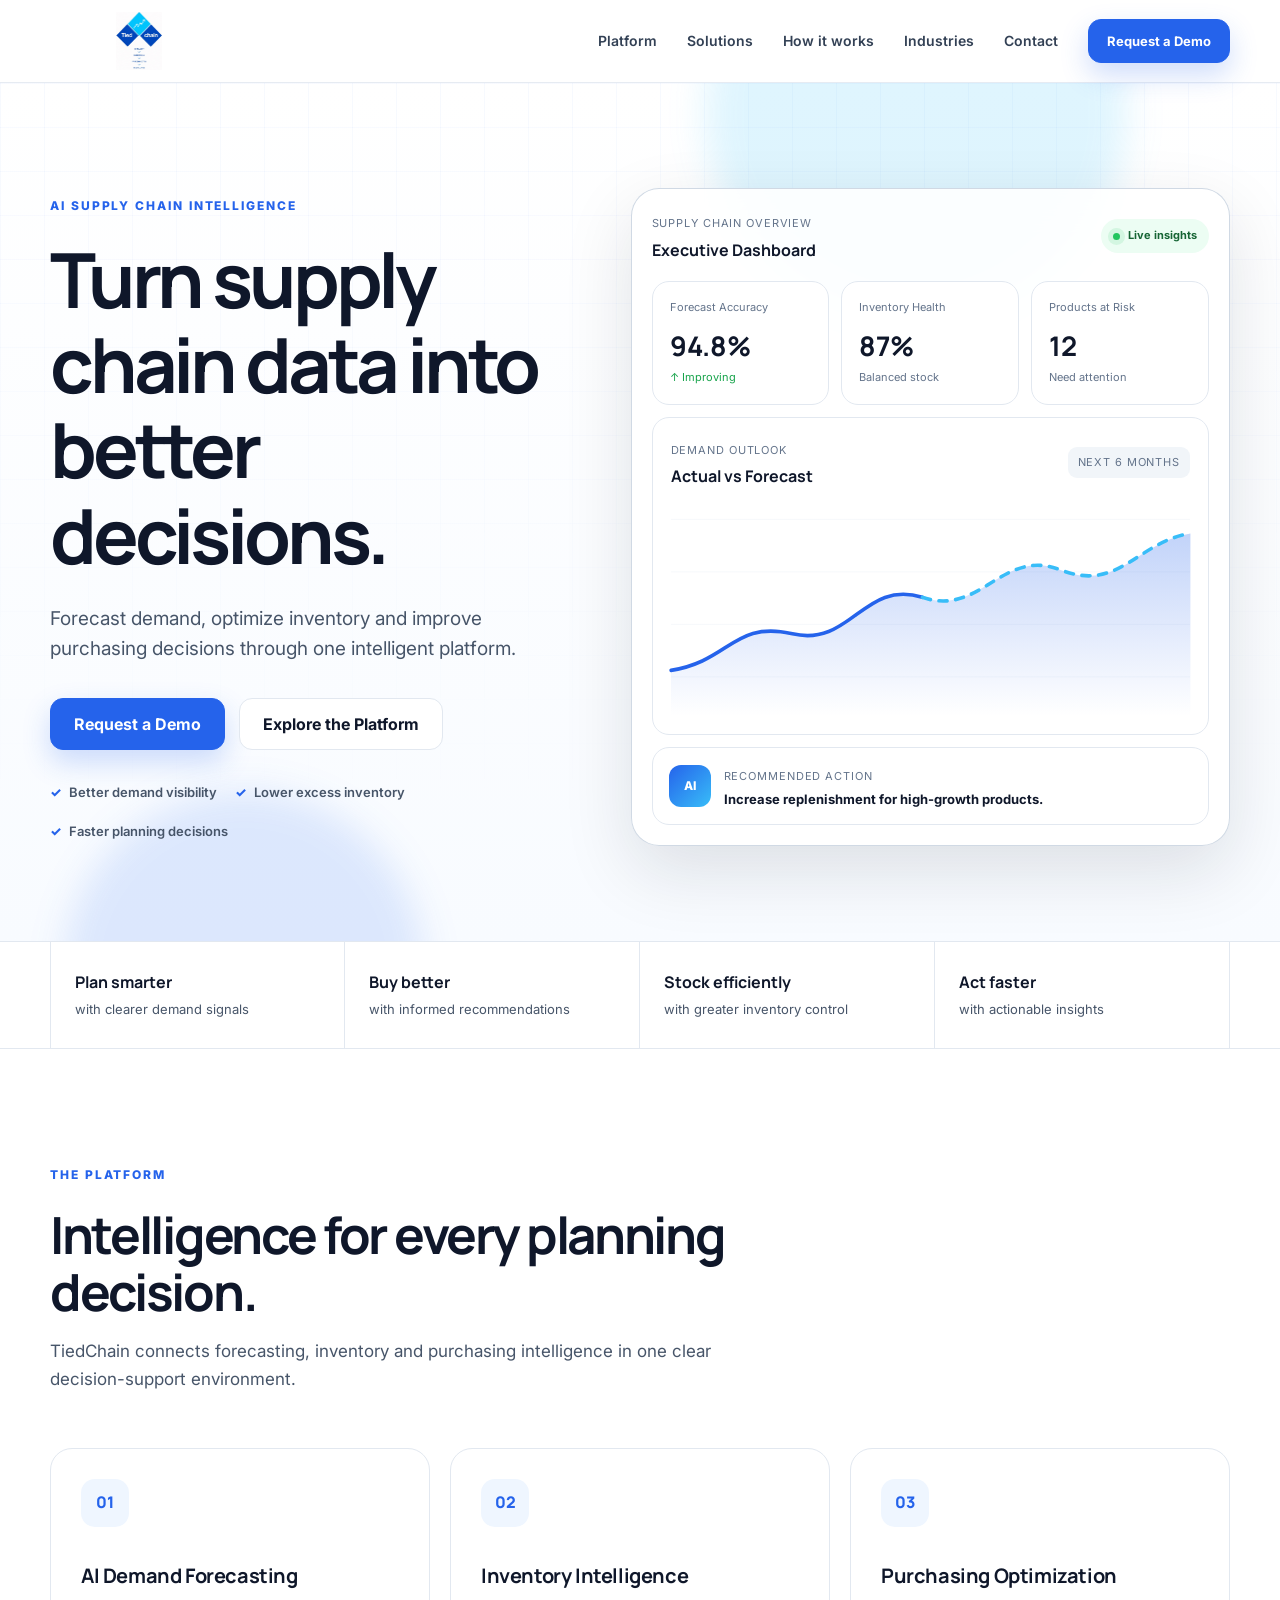
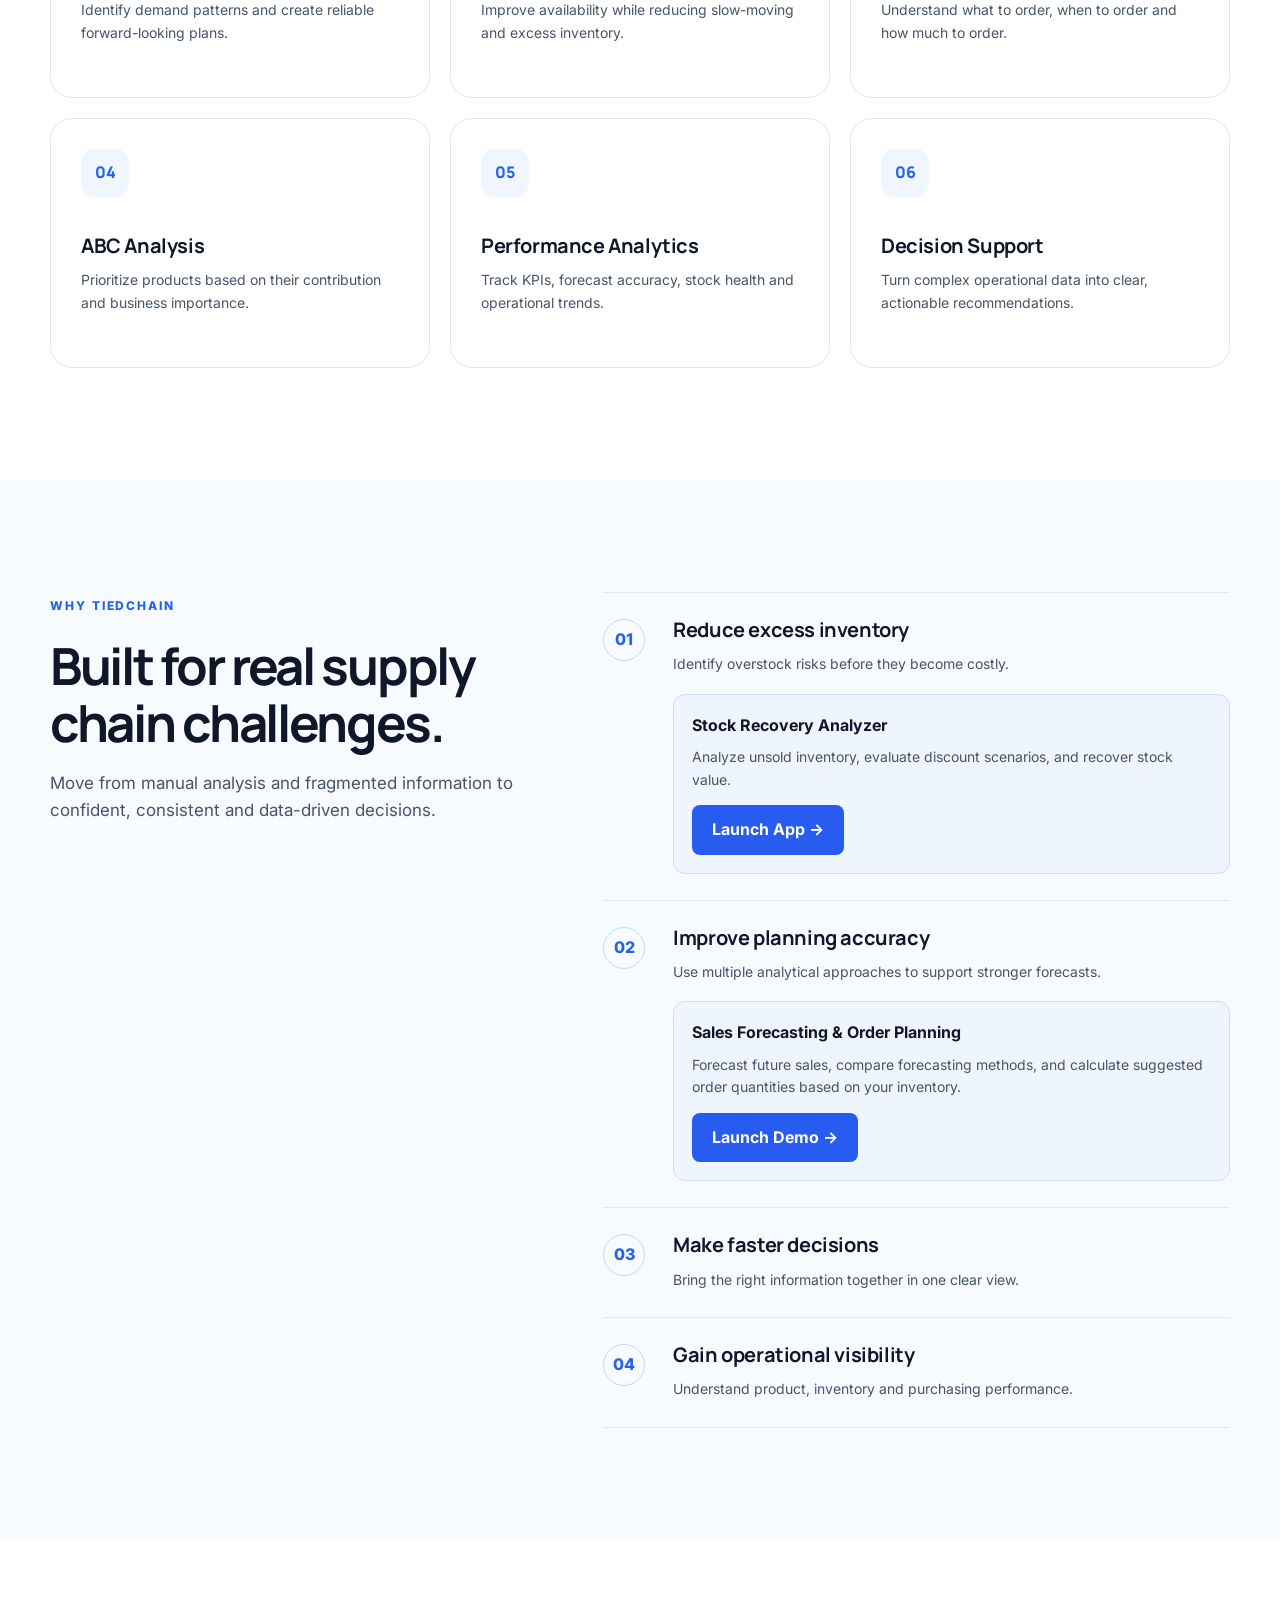
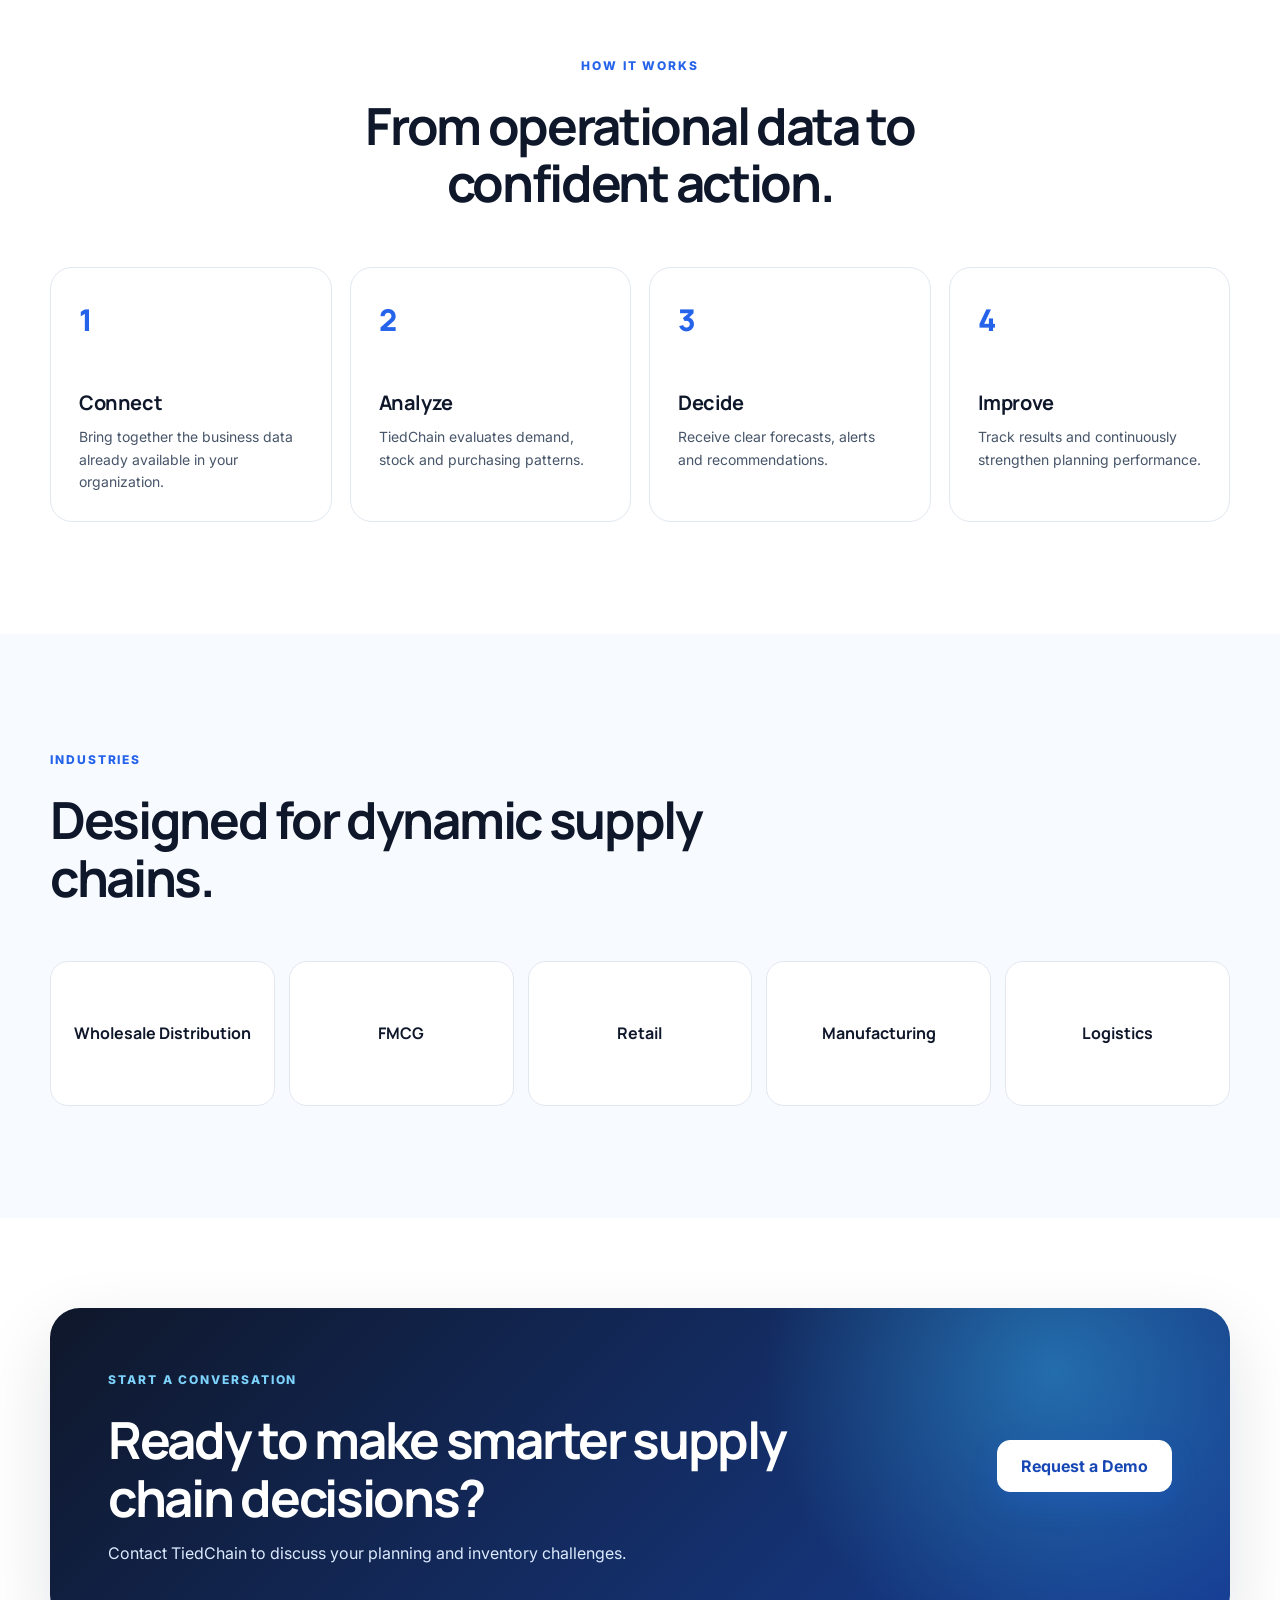
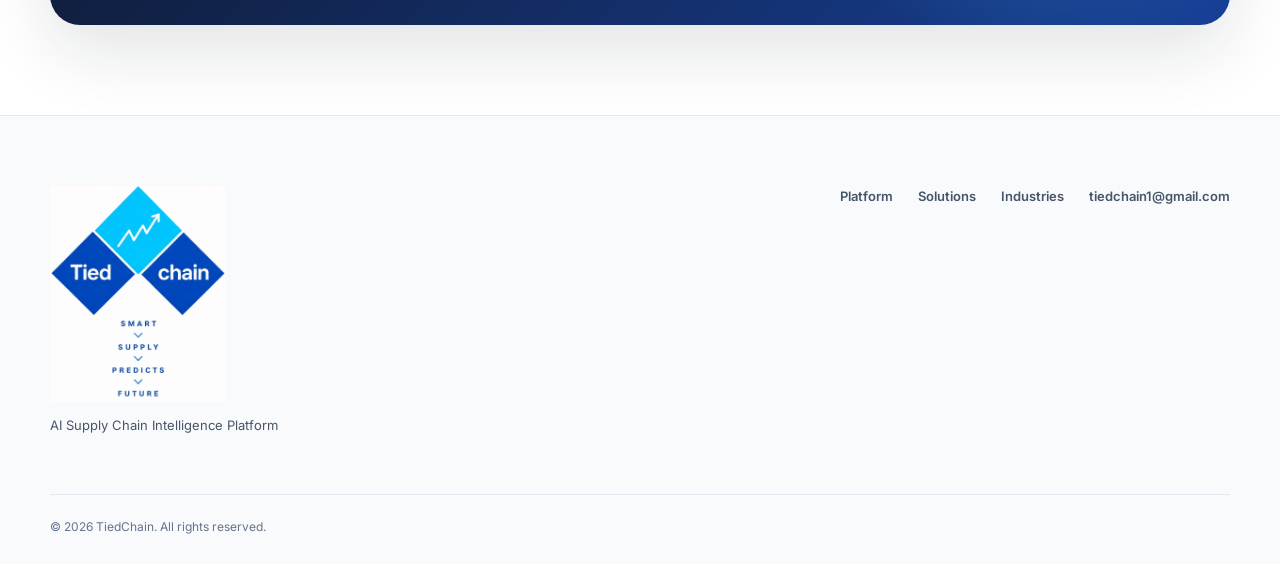
<file: index.html>
<!DOCTYPE html>
<html lang="en">
<head>
  <meta charset="UTF-8" />
  <meta name="viewport" content="width=device-width, initial-scale=1.0" />
  <meta name="description" content="TiedChain is an AI-powered supply chain intelligence platform for demand forecasting, inventory optimization and smarter purchasing decisions." />
  <title>TiedChain | AI Supply Chain Intelligence</title>

  <link rel="preconnect" href="https://fonts.googleapis.com">
  <link rel="preconnect" href="https://fonts.gstatic.com" crossorigin>
  <link href="https://fonts.googleapis.com/css2?family=Inter:wght@400;500;600;700&family=Manrope:wght@600;700;800&display=swap" rel="stylesheet">

  <link rel="stylesheet" href="style.css" />
</head>
<body>
  <header class="site-header">
    <div class="container nav">
      <a class="brand" href="#home" aria-label="TiedChain home">
        <img src="tiedchain-logo.jpg" alt="TiedChain logo" />
      </a>

      <button class="menu-button" aria-label="Open menu" aria-expanded="false">
        <span></span><span></span><span></span>
      </button>

      <nav class="nav-links">
        <a href="#platform">Platform</a>
        <a href="#solutions">Solutions</a>
        <a href="#how-it-works">How it works</a>
        <a href="#industries">Industries</a>
        <a href="#contact">Contact</a>
        <a class="button button-small" href="mailto:tiedchain1@gmail.com?subject=TiedChain%20Demo%20Request">
          Request a Demo
        </a>
      </nav>
    </div>
  </header>

  <main>
    <section class="hero" id="home">
      <div class="hero-glow hero-glow-one"></div>
      <div class="hero-glow hero-glow-two"></div>

      <div class="container hero-grid">
        <div class="hero-copy reveal">
          <div class="eyebrow">AI SUPPLY CHAIN INTELLIGENCE</div>
          <h1>Turn supply chain data into better decisions.</h1>
          <p class="hero-text">
            Forecast demand, optimize inventory and improve purchasing decisions
            through one intelligent platform.
          </p>

          <div class="hero-actions">
            <a class="button" href="mailto:tiedchain1@gmail.com?subject=TiedChain%20Demo%20Request">
              Request a Demo
            </a>
            <a class="button button-secondary" href="#platform">Explore the Platform</a>
          </div>

          <div class="hero-benefits">
            <span>Better demand visibility</span>
            <span>Lower excess inventory</span>
            <span>Faster planning decisions</span>
          </div>
        </div>

        <div class="dashboard-shell reveal">
          <div class="dashboard-topbar">
            <div>
              <span class="dashboard-label">Supply Chain Overview</span>
              <strong>Executive Dashboard</strong>
            </div>
            <span class="status"><i></i> Live insights</span>
          </div>

          <div class="kpi-grid">
            <article class="kpi-card">
              <span>Forecast Accuracy</span>
              <strong>94.8%</strong>
              <small class="positive">↑ Improving</small>
            </article>
            <article class="kpi-card">
              <span>Inventory Health</span>
              <strong>87%</strong>
              <small>Balanced stock</small>
            </article>
            <article class="kpi-card">
              <span>Products at Risk</span>
              <strong>12</strong>
              <small>Need attention</small>
            </article>
          </div>

          <div class="chart-card">
            <div class="chart-heading">
              <div>
                <span>Demand outlook</span>
                <strong>Actual vs Forecast</strong>
              </div>
              <span class="chart-period">Next 6 months</span>
            </div>

            <div class="chart">
              <div class="chart-lines"></div>
              <svg viewBox="0 0 620 230" preserveAspectRatio="none" aria-label="Demand forecast chart">
                <defs>
                  <linearGradient id="areaGradient" x1="0" x2="0" y1="0" y2="1">
                    <stop offset="0%" stop-color="#2563eb" stop-opacity=".28"/>
                    <stop offset="100%" stop-color="#2563eb" stop-opacity="0"/>
                  </linearGradient>
                </defs>
                <path class="area" d="M0,180 C70,170 75,125 145,140 C215,155 230,80 300,100 C370,122 395,45 465,70 C535,95 555,40 620,30 L620,230 L0,230 Z"/>
                <path class="actual-line" d="M0,180 C70,170 75,125 145,140 C215,155 230,80 300,100"/>
                <path class="forecast-line" d="M300,100 C370,122 395,45 465,70 C535,95 555,40 620,30"/>
              </svg>
            </div>
          </div>

          <div class="insight-card">
            <div class="insight-icon">AI</div>
            <div>
              <span>Recommended action</span>
              <strong>Increase replenishment for high-growth products.</strong>
            </div>
          </div>
        </div>
      </div>
    </section>

    <section class="outcomes">
      <div class="container outcomes-grid">
        <div><strong>Plan smarter</strong><span>with clearer demand signals</span></div>
        <div><strong>Buy better</strong><span>with informed recommendations</span></div>
        <div><strong>Stock efficiently</strong><span>with greater inventory control</span></div>
        <div><strong>Act faster</strong><span>with actionable insights</span></div>
      </div>
    </section>

    <section class="section" id="platform">
      <div class="container">
        <div class="section-heading reveal">
          <div class="eyebrow">THE PLATFORM</div>
          <h2>Intelligence for every planning decision.</h2>
          <p>
            TiedChain connects forecasting, inventory and purchasing intelligence
            in one clear decision-support environment.
          </p>
        </div>

        <div class="feature-grid">
          <article class="feature-card reveal">
            <div class="feature-icon">01</div>
            <h3>AI Demand Forecasting</h3>
            <p>Identify demand patterns and create reliable forward-looking plans.</p>
          </article>

          <article class="feature-card reveal">
            <div class="feature-icon">02</div>
            <h3>Inventory Intelligence</h3>
            <p>Improve availability while reducing slow-moving and excess inventory.</p>
          </article>

          <article class="feature-card reveal">
            <div class="feature-icon">03</div>
            <h3>Purchasing Optimization</h3>
            <p>Understand what to order, when to order and how much to order.</p>
          </article>

          <article class="feature-card reveal">
            <div class="feature-icon">04</div>
            <h3>ABC Analysis</h3>
            <p>Prioritize products based on their contribution and business importance.</p>
          </article>

          <article class="feature-card reveal">
            <div class="feature-icon">05</div>
            <h3>Performance Analytics</h3>
            <p>Track KPIs, forecast accuracy, stock health and operational trends.</p>
          </article>

          <article class="feature-card reveal">
            <div class="feature-icon">06</div>
            <h3>Decision Support</h3>
            <p>Turn complex operational data into clear, actionable recommendations.</p>
          </article>
        </div>
      </div>
    </section>

    <section class="section soft-section" id="solutions">
      <div class="container split-section">
        <div class="section-heading reveal">
          <div class="eyebrow">WHY TIEDCHAIN</div>
          <h2>Built for real supply chain challenges.</h2>
          <p>
            Move from manual analysis and fragmented information to confident,
            consistent and data-driven decisions.
          </p>
        </div>

        <div class="benefit-list reveal">
          <div class="benefit-item">
            <span>01</span>
            <div>
              <h3>Reduce excess inventory</h3>
              <p>Identify overstock risks before they become costly.</p>
              
<div style="margin-top:18px;padding:18px;border:1px solid #cbdcff;border-radius:12px;background:#eef5ff;">
  <h4 style="margin:0 0 8px;">Stock Recovery Analyzer</h4>
  <p style="margin:0 0 14px;">
    Analyze unsold inventory, evaluate discount scenarios,
    and recover stock value.
  </p>
  <a href="/stock-recovery/"
     style="display:inline-block;background:#285cf0;color:white;padding:12px 20px;border-radius:8px;text-decoration:none;font-weight:700;">
    Launch App &rarr;
  </a>
</div>

            </div>
          </div>
          <div class="benefit-item">
            <span>02</span>
            <div>
              <h3>Improve planning accuracy</h3>
              <p>Use multiple analytical approaches to support stronger forecasts.</p>

              <div style="margin-top:18px;padding:18px;border:1px solid #cbdcff;border-radius:12px;background:#eef5ff;">
                <h4 style="margin:0 0 8px;">Sales Forecasting &amp; Order Planning</h4>
                <p style="margin:0 0 14px;">
                  Forecast future sales, compare forecasting methods, and calculate suggested order quantities based on your inventory.
                </p>
                <a href="/forecasting-demo/"
                   style="display:inline-block;background:#285cf0;color:white;padding:12px 20px;border-radius:8px;text-decoration:none;font-weight:700;">
                  Launch Demo &rarr;
                </a>
              </div>
            </div>
          </div>
          <div class="benefit-item">
            <span>03</span>
            <div>
              <h3>Make faster decisions</h3>
              <p>Bring the right information together in one clear view.</p>
            </div>
          </div>
          <div class="benefit-item">
            <span>04</span>
            <div>
              <h3>Gain operational visibility</h3>
              <p>Understand product, inventory and purchasing performance.</p>
            </div>
          </div>
        </div>
      </div>
    </section>

    <section class="section" id="how-it-works">
      <div class="container">
        <div class="section-heading centered reveal">
          <div class="eyebrow">HOW IT WORKS</div>
          <h2>From operational data to confident action.</h2>
        </div>

        <div class="steps">
          <article class="step reveal">
            <span>1</span>
            <h3>Connect</h3>
            <p>Bring together the business data already available in your organization.</p>
          </article>
          <article class="step reveal">
            <span>2</span>
            <h3>Analyze</h3>
            <p>TiedChain evaluates demand, stock and purchasing patterns.</p>
          </article>
          <article class="step reveal">
            <span>3</span>
            <h3>Decide</h3>
            <p>Receive clear forecasts, alerts and recommendations.</p>
          </article>
          <article class="step reveal">
            <span>4</span>
            <h3>Improve</h3>
            <p>Track results and continuously strengthen planning performance.</p>
          </article>
        </div>
      </div>
    </section>

    <section class="section soft-section" id="industries">
      <div class="container">
        <div class="section-heading reveal">
          <div class="eyebrow">INDUSTRIES</div>
          <h2>Designed for dynamic supply chains.</h2>
        </div>

        <div class="industry-grid">
          <div class="industry-card reveal">Wholesale Distribution</div>
          <div class="industry-card reveal">FMCG</div>
          <div class="industry-card reveal">Retail</div>
          <div class="industry-card reveal">Manufacturing</div>
          <div class="industry-card reveal">Logistics</div>
        </div>
      </div>
    </section>

    <section class="cta-section" id="contact">
      <div class="container cta-card reveal">
        <div>
          <div class="eyebrow light">START A CONVERSATION</div>
          <h2>Ready to make smarter supply chain decisions?</h2>
          <p>Contact TiedChain to discuss your planning and inventory challenges.</p>
        </div>
        <a class="button button-light" href="mailto:tiedchain1@gmail.com?subject=TiedChain%20Demo%20Request">
          Request a Demo
        </a>
      </div>
    </section>
  </main>

  <footer>
    <div class="container footer-grid">
      <div class="footer-brand">
        <img src="tiedchain-logo.jpg" alt="TiedChain" />
        <p>AI Supply Chain Intelligence Platform</p>
      </div>

      <div class="footer-links">
        <a href="#platform">Platform</a>
        <a href="#solutions">Solutions</a>
        <a href="#industries">Industries</a>
        <a href="mailto:tiedchain1@gmail.com">tiedchain1@gmail.com</a>
      </div>
    </div>

    <div class="container footer-bottom">
      <span>© <span id="year"></span> TiedChain. All rights reserved.</span>
    </div>
  </footer>

  <script src="script.js"></script>
<!-- Cloudflare Web Analytics --><script type='module' src='https://static.cloudflareinsights.com/beacon.min.js' data-cf-beacon='{"token": "4de5044129a44e63ada4f42fe4266069"}'></script><!-- End Cloudflare Web Analytics -->
</body>
</html>
</file>
<file: style.css>
* {
  box-sizing: border-box;
}

:root {
  --primary: #2563eb;
  --primary-dark: #1747b4;
  --secondary: #38bdf8;
  --ink: #0f172a;
  --text: #475569;
  --line: #e2e8f0;
  --soft: #f7faff;
  --white: #ffffff;
  --radius: 22px;
  --shadow: 0 25px 70px rgba(15, 23, 42, 0.12);
}

html {
  scroll-behavior: smooth;
}

body {
  margin: 0;
  color: var(--ink);
  background: var(--white);
  font-family: "Inter", sans-serif;
  line-height: 1.6;
}

body.menu-open {
  overflow: hidden;
}

img {
  max-width: 100%;
  display: block;
}

a {
  color: inherit;
  text-decoration: none;
}

.container {
  width: min(1180px, calc(100% - 40px));
  margin-inline: auto;
}

.site-header {
  position: sticky;
  top: 0;
  z-index: 1000;
  border-bottom: 1px solid rgba(226, 232, 240, 0.85);
  background: rgba(255, 255, 255, 0.86);
  backdrop-filter: blur(18px);
}

.nav {
  min-height: 82px;
  display: flex;
  align-items: center;
  justify-content: space-between;
}

.brand img {
  width: 178px;
  height: 58px;
  object-fit: contain;
}

.nav-links {
  display: flex;
  align-items: center;
  gap: 30px;
  font-size: 14px;
  font-weight: 600;
}

.nav-links > a:not(.button) {
  color: #334155;
  transition: color 0.2s ease;
}

.nav-links > a:not(.button):hover {
  color: var(--primary);
}

.menu-button {
  display: none;
  width: 44px;
  height: 44px;
  padding: 10px;
  border: 1px solid var(--line);
  border-radius: 12px;
  background: white;
}

.menu-button span {
  display: block;
  height: 2px;
  margin: 5px 0;
  background: var(--ink);
}

.button {
  display: inline-flex;
  align-items: center;
  justify-content: center;
  min-height: 52px;
  padding: 0 23px;
  border: 1px solid var(--primary);
  border-radius: 13px;
  color: white;
  background: var(--primary);
  font-weight: 700;
  box-shadow: 0 12px 28px rgba(37, 99, 235, 0.22);
  transition: transform 0.2s ease, background 0.2s ease, box-shadow 0.2s ease;
}

.button:hover {
  transform: translateY(-2px);
  background: var(--primary-dark);
  box-shadow: 0 16px 32px rgba(37, 99, 235, 0.28);
}

.button-small {
  min-height: 44px;
  padding-inline: 18px;
  font-size: 13px;
}

.button-secondary {
  color: var(--ink);
  background: white;
  border-color: var(--line);
  box-shadow: none;
}

.button-secondary:hover {
  color: var(--primary);
  background: #f8fafc;
}

.hero {
  position: relative;
  min-height: 760px;
  padding: 105px 0 95px;
  overflow: hidden;
  background:
    linear-gradient(180deg, #ffffff 0%, #f8fbff 100%);
}

.hero::before {
  content: "";
  position: absolute;
  inset: 0;
  background-image:
    linear-gradient(rgba(37,99,235,.035) 1px, transparent 1px),
    linear-gradient(90deg, rgba(37,99,235,.035) 1px, transparent 1px);
  background-size: 44px 44px;
  mask-image: linear-gradient(to bottom, black 0%, transparent 86%);
}

.hero-glow {
  position: absolute;
  border-radius: 50%;
  filter: blur(18px);
  pointer-events: none;
}

.hero-glow-one {
  width: 420px;
  height: 420px;
  top: -180px;
  right: 12%;
  background: rgba(56, 189, 248, 0.16);
}

.hero-glow-two {
  width: 360px;
  height: 360px;
  bottom: -210px;
  left: 5%;
  background: rgba(37, 99, 235, 0.13);
}

.hero-grid {
  position: relative;
  z-index: 1;
  display: grid;
  grid-template-columns: 0.92fr 1.08fr;
  gap: 70px;
  align-items: center;
}

.eyebrow {
  display: inline-flex;
  margin-bottom: 22px;
  color: var(--primary);
  font-size: 12px;
  font-weight: 800;
  letter-spacing: 0.16em;
}

h1, h2, h3 {
  margin-top: 0;
  font-family: "Manrope", sans-serif;
  line-height: 1.12;
}

h1 {
  max-width: 650px;
  margin-bottom: 26px;
  font-size: clamp(48px, 6vw, 76px);
  letter-spacing: -0.055em;
}

h2 {
  margin-bottom: 18px;
  font-size: clamp(36px, 4vw, 54px);
  letter-spacing: -0.045em;
}

h3 {
  margin-bottom: 12px;
  font-size: 20px;
  letter-spacing: -0.02em;
}

.hero-text {
  max-width: 600px;
  margin: 0 0 34px;
  color: var(--text);
  font-size: 19px;
}

.hero-actions {
  display: flex;
  flex-wrap: wrap;
  gap: 14px;
}

.hero-benefits {
  display: flex;
  flex-wrap: wrap;
  gap: 18px;
  margin-top: 32px;
  color: #475569;
  font-size: 13px;
  font-weight: 600;
}

.hero-benefits span::before {
  content: "✓";
  margin-right: 8px;
  color: var(--primary);
  font-weight: 800;
}

.dashboard-shell {
  padding: 20px;
  border: 1px solid rgba(203, 213, 225, 0.9);
  border-radius: 28px;
  background: rgba(255, 255, 255, 0.88);
  box-shadow: var(--shadow);
  backdrop-filter: blur(18px);
}

.dashboard-topbar,
.chart-heading,
.insight-card {
  display: flex;
  align-items: center;
  justify-content: space-between;
}

.dashboard-topbar {
  margin-bottom: 18px;
}

.dashboard-topbar strong,
.chart-heading strong {
  display: block;
  margin-top: 3px;
  font-family: "Manrope";
}

.dashboard-label,
.chart-heading span,
.insight-card span {
  color: #64748b;
  font-size: 11px;
  text-transform: uppercase;
  letter-spacing: 0.08em;
}

.status {
  display: flex;
  align-items: center;
  gap: 8px;
  padding: 8px 12px;
  border-radius: 999px;
  color: #166534;
  background: #ecfdf3;
  font-size: 11px;
  font-weight: 700;
}

.status i {
  width: 7px;
  height: 7px;
  border-radius: 50%;
  background: #22c55e;
  box-shadow: 0 0 0 5px rgba(34, 197, 94, 0.12);
}

.kpi-grid {
  display: grid;
  grid-template-columns: repeat(3, 1fr);
  gap: 12px;
}

.kpi-card,
.chart-card,
.insight-card {
  border: 1px solid var(--line);
  border-radius: 17px;
  background: white;
}

.kpi-card {
  padding: 17px;
}

.kpi-card span,
.kpi-card small {
  display: block;
  color: #64748b;
  font-size: 11px;
}

.kpi-card strong {
  display: block;
  margin: 7px 0 2px;
  font-family: "Manrope";
  font-size: 27px;
}

.kpi-card .positive {
  color: #16a34a;
}

.chart-card {
  margin-top: 12px;
  padding: 18px;
}

.chart-period {
  padding: 7px 10px;
  border-radius: 9px;
  background: #f1f5f9;
}

.chart {
  position: relative;
  height: 210px;
  margin-top: 16px;
}

.chart-lines {
  position: absolute;
  inset: 0;
  background-image: linear-gradient(to bottom, transparent 24%, #eef2f7 25%, transparent 26%);
  background-size: 100% 25%;
}

.chart svg {
  position: absolute;
  inset: 0;
  width: 100%;
  height: 100%;
  overflow: visible;
}

.area {
  fill: url(#areaGradient);
}

.actual-line,
.forecast-line {
  fill: none;
  stroke-width: 4;
  stroke-linecap: round;
}

.actual-line {
  stroke: #2563eb;
}

.forecast-line {
  stroke: #38bdf8;
  stroke-dasharray: 10 10;
}

.insight-card {
  justify-content: flex-start;
  gap: 13px;
  margin-top: 12px;
  padding: 14px 16px;
}

.insight-icon {
  display: grid;
  width: 42px;
  height: 42px;
  place-items: center;
  flex: 0 0 auto;
  border-radius: 12px;
  color: white;
  background: linear-gradient(135deg, #2563eb, #38bdf8);
  font-size: 12px;
  font-weight: 800;
}

.insight-card strong {
  display: block;
  margin-top: 2px;
  font-size: 13px;
}

.outcomes {
  border-top: 1px solid var(--line);
  border-bottom: 1px solid var(--line);
  background: white;
}

.outcomes-grid {
  display: grid;
  grid-template-columns: repeat(4, 1fr);
}

.outcomes-grid div {
  padding: 28px 24px;
  border-right: 1px solid var(--line);
}

.outcomes-grid div:first-child {
  border-left: 1px solid var(--line);
}

.outcomes-grid strong,
.outcomes-grid span {
  display: block;
}

.outcomes-grid strong {
  margin-bottom: 3px;
  font-family: "Manrope";
}

.outcomes-grid span {
  color: var(--text);
  font-size: 13px;
}

.section {
  padding: 112px 0;
}

.soft-section {
  background: var(--soft);
}

.section-heading {
  max-width: 730px;
  margin-bottom: 55px;
}

.section-heading.centered {
  margin-right: auto;
  margin-left: auto;
  text-align: center;
}

.section-heading p {
  margin: 0;
  color: var(--text);
  font-size: 17px;
}

.feature-grid {
  display: grid;
  grid-template-columns: repeat(3, 1fr);
  gap: 20px;
}

.feature-card {
  min-height: 250px;
  padding: 30px;
  border: 1px solid var(--line);
  border-radius: var(--radius);
  background: white;
  transition: transform 0.25s ease, box-shadow 0.25s ease, border-color 0.25s ease;
}

.feature-card:hover {
  transform: translateY(-7px);
  border-color: #bfdbfe;
  box-shadow: 0 20px 40px rgba(15, 23, 42, 0.08);
}

.feature-icon {
  display: grid;
  width: 48px;
  height: 48px;
  margin-bottom: 38px;
  place-items: center;
  border-radius: 14px;
  color: var(--primary);
  background: #eff6ff;
  font-family: "Manrope";
  font-weight: 800;
}

.feature-card p,
.benefit-item p,
.step p {
  margin: 0;
  color: var(--text);
  font-size: 14px;
}

.split-section {
  display: grid;
  grid-template-columns: 0.85fr 1.15fr;
  gap: 90px;
  align-items: start;
}

.benefit-list {
  border-top: 1px solid var(--line);
}

.benefit-item {
  display: grid;
  grid-template-columns: 50px 1fr;
  gap: 20px;
  padding: 26px 0;
  border-bottom: 1px solid var(--line);
}

.benefit-item > span {
  display: grid;
  width: 42px;
  height: 42px;
  place-items: center;
  border: 1px solid #bfdbfe;
  border-radius: 50%;
  color: var(--primary);
  font-weight: 800;
}

.steps {
  display: grid;
  grid-template-columns: repeat(4, 1fr);
  gap: 18px;
}

.step {
  position: relative;
  min-height: 230px;
  padding: 28px;
  border: 1px solid var(--line);
  border-radius: var(--radius);
  background: white;
}

.step > span {
  display: inline-block;
  margin-bottom: 48px;
  color: var(--primary);
  font-family: "Manrope";
  font-size: 30px;
  font-weight: 800;
}

.industry-grid {
  display: grid;
  grid-template-columns: repeat(5, 1fr);
  gap: 14px;
}

.industry-card {
  display: grid;
  min-height: 145px;
  padding: 22px;
  place-items: center;
  border: 1px solid var(--line);
  border-radius: 18px;
  background: white;
  text-align: center;
  font-family: "Manrope";
  font-weight: 700;
  transition: transform .2s ease, border-color .2s ease;
}

.industry-card:hover {
  transform: translateY(-5px);
  border-color: #93c5fd;
}

.cta-section {
  padding: 90px 0;
  background: white;
}

.cta-card {
  display: flex;
  align-items: center;
  justify-content: space-between;
  gap: 35px;
  padding: 58px;
  border-radius: 30px;
  color: white;
  background:
    radial-gradient(circle at 85% 20%, rgba(56, 189, 248, .42), transparent 28%),
    linear-gradient(135deg, #0f172a, #173f96);
  box-shadow: var(--shadow);
}

.cta-card h2 {
  max-width: 720px;
  margin-bottom: 15px;
}

.cta-card p {
  margin: 0;
  color: #dbeafe;
}

.eyebrow.light {
  color: #7dd3fc;
}

.button-light {
  flex: 0 0 auto;
  color: var(--primary-dark);
  background: white;
  border-color: white;
}

footer {
  padding: 70px 0 28px;
  border-top: 1px solid var(--line);
  background: #f8fafc;
}

.footer-grid {
  display: flex;
  align-items: flex-start;
  justify-content: space-between;
  gap: 40px;
}

.footer-brand img {
  width: 175px;
}

.footer-brand p {
  color: var(--text);
  font-size: 13px;
}

.footer-links {
  display: flex;
  flex-wrap: wrap;
  gap: 25px;
  color: #475569;
  font-size: 13px;
  font-weight: 600;
}

.footer-bottom {
  margin-top: 45px;
  padding-top: 22px;
  border-top: 1px solid var(--line);
  color: #64748b;
  font-size: 12px;
}

.reveal {
  opacity: 0;
  transform: translateY(25px);
  transition: opacity .7s ease, transform .7s ease;
}

.reveal.visible {
  opacity: 1;
  transform: translateY(0);
}

@media (max-width: 980px) {
  .menu-button {
    display: block;
  }

  .nav-links {
    position: fixed;
    inset: 82px 0 auto 0;
    display: none;
    padding: 25px 20px 35px;
    flex-direction: column;
    align-items: stretch;
    gap: 18px;
    border-bottom: 1px solid var(--line);
    background: white;
  }

  .nav-links.open {
    display: flex;
  }

  .nav-links .button {
    margin-top: 5px;
  }

  .hero {
    padding-top: 75px;
  }

  .hero-grid,
  .split-section {
    grid-template-columns: 1fr;
  }

  .hero-grid {
    gap: 60px;
  }

  .feature-grid {
    grid-template-columns: repeat(2, 1fr);
  }

  .steps {
    grid-template-columns: repeat(2, 1fr);
  }

  .industry-grid {
    grid-template-columns: repeat(3, 1fr);
  }

  .outcomes-grid {
    grid-template-columns: repeat(2, 1fr);
  }
}

@media (max-width: 650px) {
  .container {
    width: min(100% - 28px, 1180px);
  }

  .brand img {
    width: 145px;
  }

  .hero {
    padding: 65px 0 70px;
  }

  h1 {
    font-size: 46px;
  }

  h2 {
    font-size: 35px;
  }

  .hero-actions,
  .hero-actions .button {
    width: 100%;
  }

  .hero-benefits {
    flex-direction: column;
    gap: 8px;
  }

  .dashboard-shell {
    padding: 12px;
    border-radius: 20px;
  }

  .kpi-grid {
    grid-template-columns: 1fr;
  }

  .chart {
    height: 170px;
  }

  .outcomes-grid,
  .feature-grid,
  .steps,
  .industry-grid {
    grid-template-columns: 1fr;
  }

  .outcomes-grid div,
  .outcomes-grid div:first-child {
    border-left: 1px solid var(--line);
  }

  .section {
    padding: 80px 0;
  }

  .feature-card {
    min-height: auto;
  }

  .feature-icon {
    margin-bottom: 25px;
  }

  .cta-card {
    padding: 38px 25px;
    flex-direction: column;
    align-items: flex-start;
  }

  .button-light {
    width: 100%;
  }

  .footer-grid,
  .footer-links {
    flex-direction: column;
  }

  .footer-links {
    gap: 14px;
  }
}
</file>
